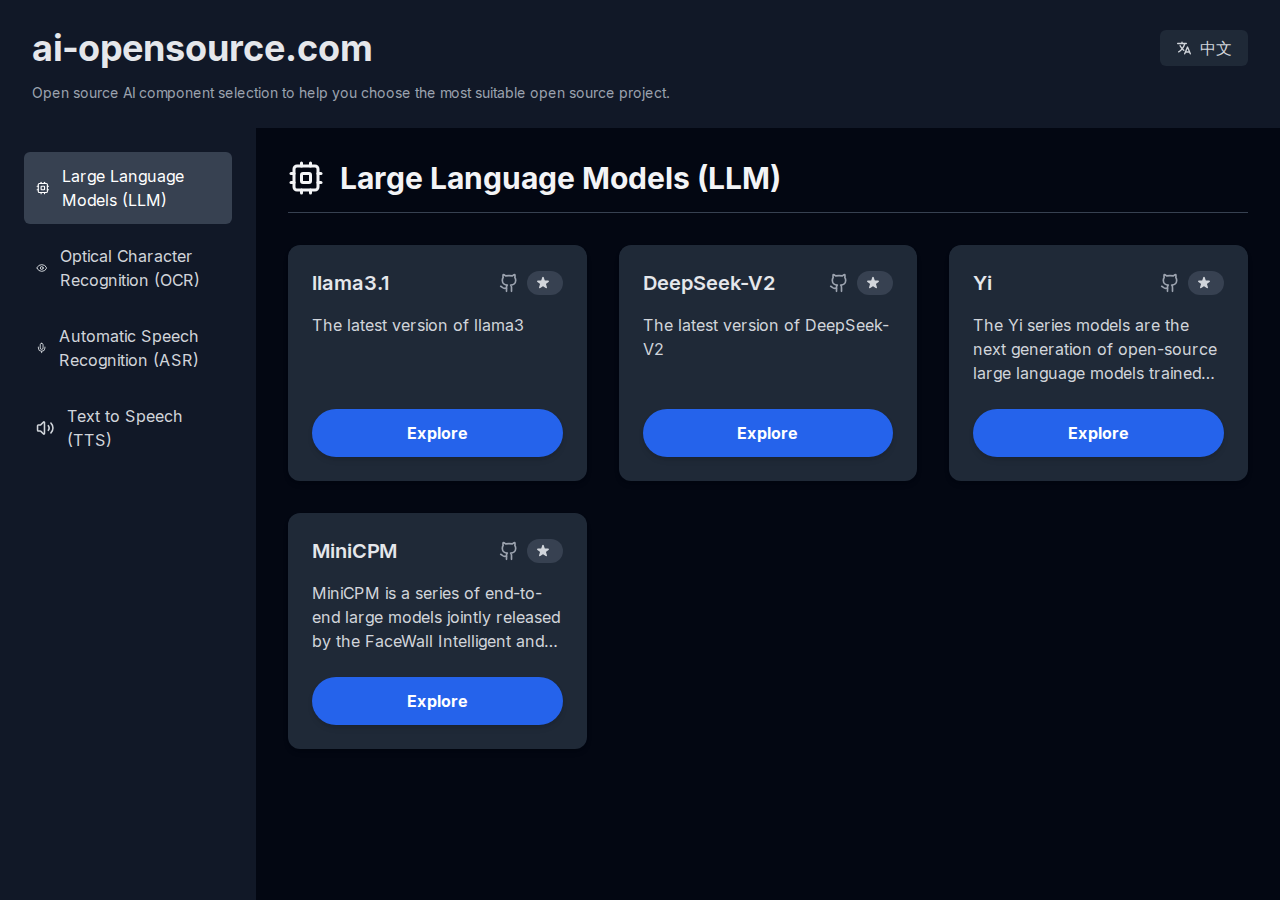
<file: index.html>
<!DOCTYPE html><html lang="en"><head><meta charSet="utf-8"/><meta name="viewport" content="width=device-width, initial-scale=1"/><link rel="preload" href="/_next/static/media/a34f9d1faa5f3315-s.p.woff2" as="font" crossorigin="" type="font/woff2"/><link rel="stylesheet" href="/_next/static/css/cd64d2a98f6598fe.css" data-precedence="next"/><link rel="preload" as="script" fetchPriority="low" href="/_next/static/chunks/webpack-4843d7c5f20033e0.js"/><script src="/_next/static/chunks/e4649e61-ca107f4ee4d44cc0.js" async=""></script><script src="/_next/static/chunks/623-fb329d5a34e115c9.js" async=""></script><script src="/_next/static/chunks/main-app-43de64ccb571d4ba.js" async=""></script><script src="/_next/static/chunks/59453ef0-9512a72c60a6fb1a.js" async=""></script><script src="/_next/static/chunks/e31ca776-0fe809081dad93dd.js" async=""></script><script src="/_next/static/chunks/108-3c23ab0d9a6391d1.js" async=""></script><script src="/_next/static/chunks/app/page-c9b079e2ff021758.js" async=""></script><title>AI-OpenSource</title><meta name="description" content="您选择正确开源AI工具的指南"/><link rel="icon" href="/favicon.ico" type="image/x-icon" sizes="16x16"/><meta name="next-size-adjust"/><script src="/_next/static/chunks/polyfills-78c92fac7aa8fdd8.js" noModule=""></script></head><body class="__className_36bd41"><div class="min-h-screen bg-gray-950 text-gray-100 flex flex-col"><nav class="bg-gray-900 shadow-md"><div class="max-w-7xl mx-auto  px-4 lg:pb-6 md:pb-6 sm:pb-0 sm:px-6 lg:px-8"><div class="flex items-center justify-between h-20"><div class="flex items-center pt-4"><span class="text-2xl sm:text-4xl font-bold text-gray-200 pl-0">ai-opensource.com</span></div><div class="flex items-center"><button class="bg-gray-800 text-gray-300 px-4 py-1.5 rounded-md hover:bg-gray-700 transition-colors duration-200 flex items-center mt-4"><svg stroke="currentColor" fill="currentColor" stroke-width="0" viewBox="0 0 512 512" class="mr-2" height="1em" width="1em" xmlns="http://www.w3.org/2000/svg"><path d="m478.33 433.6-90-218a22 22 0 0 0-40.67 0l-90 218a22 22 0 1 0 40.67 16.79L316.66 406h102.67l18.33 44.39A22 22 0 0 0 458 464a22 22 0 0 0 20.32-30.4zM334.83 362 368 281.65 401.17 362zm-66.99-19.08a22 22 0 0 0-4.89-30.7c-.2-.15-15-11.13-36.49-34.73 39.65-53.68 62.11-114.75 71.27-143.49H330a22 22 0 0 0 0-44H214V70a22 22 0 0 0-44 0v20H54a22 22 0 0 0 0 44h197.25c-9.52 26.95-27.05 69.5-53.79 108.36-31.41-41.68-43.08-68.65-43.17-68.87a22 22 0 0 0-40.58 17c.58 1.38 14.55 34.23 52.86 83.93.92 1.19 1.83 2.35 2.74 3.51-39.24 44.35-77.74 71.86-93.85 80.74a22 22 0 1 0 21.07 38.63c2.16-1.18 48.6-26.89 101.63-85.59 22.52 24.08 38 35.44 38.93 36.1a22 22 0 0 0 30.75-4.9z"></path></svg><span>中文</span></button></div></div><div class="pb-0"><span class="text-sm text-gray-400">Open source AI component selection to help you choose the most suitable open source project.</span></div></div></nav><div class="flex-1 flex flex-col md:flex-row"><div class="w-64 bg-gray-900 p-6 overflow-y-auto"><nav class="space-y-2"></nav></div><div class="flex-1 p-8 overflow-y-auto bg-gray-950"><div class="flex justify-center items-center h-full"><svg xmlns="http://www.w3.org/2000/svg" width="48" height="48" viewBox="0 0 24 24" fill="none" stroke="currentColor" stroke-width="2" stroke-linecap="round" stroke-linejoin="round" class="lucide lucide-loader animate-spin text-blue-500"><path d="M12 2v4"></path><path d="m16.2 7.8 2.9-2.9"></path><path d="M18 12h4"></path><path d="m16.2 16.2 2.9 2.9"></path><path d="M12 18v4"></path><path d="m4.9 19.1 2.9-2.9"></path><path d="M2 12h4"></path><path d="m4.9 4.9 2.9 2.9"></path></svg></div></div></div></div><script src="/_next/static/chunks/webpack-4843d7c5f20033e0.js" async=""></script><script>(self.__next_f=self.__next_f||[]).push([0]);self.__next_f.push([2,null])</script><script>self.__next_f.push([1,"1:HL[\"/_next/static/media/a34f9d1faa5f3315-s.p.woff2\",\"font\",{\"crossOrigin\":\"\",\"type\":\"font/woff2\"}]\n2:HL[\"/_next/static/css/cd64d2a98f6598fe.css\",\"style\"]\n"])</script><script>self.__next_f.push([1,"3:I[251,[],\"\"]\n5:I[7228,[],\"ClientPageRoot\"]\n6:I[5092,[\"582\",\"static/chunks/59453ef0-9512a72c60a6fb1a.js\",\"436\",\"static/chunks/e31ca776-0fe809081dad93dd.js\",\"108\",\"static/chunks/108-3c23ab0d9a6391d1.js\",\"931\",\"static/chunks/app/page-c9b079e2ff021758.js\"],\"default\"]\n7:I[9909,[],\"\"]\n8:I[6649,[],\"\"]\na:I[3810,[],\"\"]\nb:[]\n"])</script><script>self.__next_f.push([1,"0:[[[\"$\",\"link\",\"0\",{\"rel\":\"stylesheet\",\"href\":\"/_next/static/css/cd64d2a98f6598fe.css\",\"precedence\":\"next\",\"crossOrigin\":\"$undefined\"}]],[\"$\",\"$L3\",null,{\"buildId\":\"B_w8Cnpm8xRgQ2P5aFpPf\",\"assetPrefix\":\"\",\"initialCanonicalUrl\":\"/\",\"initialTree\":[\"\",{\"children\":[\"__PAGE__\",{}]},\"$undefined\",\"$undefined\",true],\"initialSeedData\":[\"\",{\"children\":[\"__PAGE__\",{},[[\"$L4\",[\"$\",\"$L5\",null,{\"props\":{\"params\":{},\"searchParams\":{}},\"Component\":\"$6\"}]],null],null]},[[\"$\",\"html\",null,{\"lang\":\"en\",\"children\":[\"$\",\"body\",null,{\"className\":\"__className_36bd41\",\"children\":[\"$\",\"$L7\",null,{\"parallelRouterKey\":\"children\",\"segmentPath\":[\"children\"],\"error\":\"$undefined\",\"errorStyles\":\"$undefined\",\"errorScripts\":\"$undefined\",\"template\":[\"$\",\"$L8\",null,{}],\"templateStyles\":\"$undefined\",\"templateScripts\":\"$undefined\",\"notFound\":[[\"$\",\"title\",null,{\"children\":\"404: This page could not be found.\"}],[\"$\",\"div\",null,{\"style\":{\"fontFamily\":\"system-ui,\\\"Segoe UI\\\",Roboto,Helvetica,Arial,sans-serif,\\\"Apple Color Emoji\\\",\\\"Segoe UI Emoji\\\"\",\"height\":\"100vh\",\"textAlign\":\"center\",\"display\":\"flex\",\"flexDirection\":\"column\",\"alignItems\":\"center\",\"justifyContent\":\"center\"},\"children\":[\"$\",\"div\",null,{\"children\":[[\"$\",\"style\",null,{\"dangerouslySetInnerHTML\":{\"__html\":\"body{color:#000;background:#fff;margin:0}.next-error-h1{border-right:1px solid rgba(0,0,0,.3)}@media (prefers-color-scheme:dark){body{color:#fff;background:#000}.next-error-h1{border-right:1px solid rgba(255,255,255,.3)}}\"}}],[\"$\",\"h1\",null,{\"className\":\"next-error-h1\",\"style\":{\"display\":\"inline-block\",\"margin\":\"0 20px 0 0\",\"padding\":\"0 23px 0 0\",\"fontSize\":24,\"fontWeight\":500,\"verticalAlign\":\"top\",\"lineHeight\":\"49px\"},\"children\":\"404\"}],[\"$\",\"div\",null,{\"style\":{\"display\":\"inline-block\"},\"children\":[\"$\",\"h2\",null,{\"style\":{\"fontSize\":14,\"fontWeight\":400,\"lineHeight\":\"49px\",\"margin\":0},\"children\":\"This page could not be found.\"}]}]]}]}]],\"notFoundStyles\":[],\"styles\":null}]}]}],null],null],\"couldBeIntercepted\":false,\"initialHead\":[null,\"$L9\"],\"globalErrorComponent\":\"$a\",\"missingSlots\":\"$Wb\"}]]\n"])</script><script>self.__next_f.push([1,"9:[[\"$\",\"meta\",\"0\",{\"name\":\"viewport\",\"content\":\"width=device-width, initial-scale=1\"}],[\"$\",\"meta\",\"1\",{\"charSet\":\"utf-8\"}],[\"$\",\"title\",\"2\",{\"children\":\"AI-OpenSource\"}],[\"$\",\"meta\",\"3\",{\"name\":\"description\",\"content\":\"您选择正确开源AI工具的指南\"}],[\"$\",\"link\",\"4\",{\"rel\":\"icon\",\"href\":\"/favicon.ico\",\"type\":\"image/x-icon\",\"sizes\":\"16x16\"}],[\"$\",\"meta\",\"5\",{\"name\":\"next-size-adjust\"}]]\n4:null\n"])</script></body></html>
</file>
<file: _next/static/css/cd64d2a98f6598fe.css>
@font-face{font-family:__Inter_36bd41;font-style:normal;font-weight:100 900;font-display:swap;src:url(/_next/static/media/55c55f0601d81cf3-s.woff2) format("woff2");unicode-range:u+0460-052f,u+1c80-1c88,u+20b4,u+2de0-2dff,u+a640-a69f,u+fe2e-fe2f}@font-face{font-family:__Inter_36bd41;font-style:normal;font-weight:100 900;font-display:swap;src:url(/_next/static/media/26a46d62cd723877-s.woff2) format("woff2");unicode-range:u+0301,u+0400-045f,u+0490-0491,u+04b0-04b1,u+2116}@font-face{font-family:__Inter_36bd41;font-style:normal;font-weight:100 900;font-display:swap;src:url(/_next/static/media/97e0cb1ae144a2a9-s.woff2) format("woff2");unicode-range:u+1f??}@font-face{font-family:__Inter_36bd41;font-style:normal;font-weight:100 900;font-display:swap;src:url(/_next/static/media/581909926a08bbc8-s.woff2) format("woff2");unicode-range:u+0370-0377,u+037a-037f,u+0384-038a,u+038c,u+038e-03a1,u+03a3-03ff}@font-face{font-family:__Inter_36bd41;font-style:normal;font-weight:100 900;font-display:swap;src:url(/_next/static/media/df0a9ae256c0569c-s.woff2) format("woff2");unicode-range:u+0102-0103,u+0110-0111,u+0128-0129,u+0168-0169,u+01a0-01a1,u+01af-01b0,u+0300-0301,u+0303-0304,u+0308-0309,u+0323,u+0329,u+1ea0-1ef9,u+20ab}@font-face{font-family:__Inter_36bd41;font-style:normal;font-weight:100 900;font-display:swap;src:url(/_next/static/media/6d93bde91c0c2823-s.woff2) format("woff2");unicode-range:u+0100-02af,u+0304,u+0308,u+0329,u+1e00-1e9f,u+1ef2-1eff,u+2020,u+20a0-20ab,u+20ad-20c0,u+2113,u+2c60-2c7f,u+a720-a7ff}@font-face{font-family:__Inter_36bd41;font-style:normal;font-weight:100 900;font-display:swap;src:url(/_next/static/media/a34f9d1faa5f3315-s.p.woff2) format("woff2");unicode-range:u+00??,u+0131,u+0152-0153,u+02bb-02bc,u+02c6,u+02da,u+02dc,u+0304,u+0308,u+0329,u+2000-206f,u+2074,u+20ac,u+2122,u+2191,u+2193,u+2212,u+2215,u+feff,u+fffd}@font-face{font-family:__Inter_Fallback_36bd41;src:local("Arial");ascent-override:90.49%;descent-override:22.56%;line-gap-override:0.00%;size-adjust:107.06%}.__className_36bd41{font-family:__Inter_36bd41,__Inter_Fallback_36bd41;font-style:normal}

/*
! tailwindcss v3.4.10 | MIT License | https://tailwindcss.com
*/*,:after,:before{box-sizing:border-box;border:0 solid #e5e7eb}:after,:before{--tw-content:""}:host,html{line-height:1.5;-webkit-text-size-adjust:100%;-moz-tab-size:4;tab-size:4;font-family:ui-sans-serif,system-ui,sans-serif,Apple Color Emoji,Segoe UI Emoji,Segoe UI Symbol,Noto Color Emoji;font-feature-settings:normal;font-variation-settings:normal;-webkit-tap-highlight-color:transparent}body{margin:0;line-height:inherit}hr{height:0;color:inherit;border-top-width:1px}abbr:where([title]){text-decoration:underline dotted}h1,h2,h3,h4,h5,h6{font-size:inherit;font-weight:inherit}a{color:inherit;text-decoration:inherit}b,strong{font-weight:bolder}code,kbd,pre,samp{font-family:ui-monospace,SFMono-Regular,Menlo,Monaco,Consolas,Liberation Mono,Courier New,monospace;font-feature-settings:normal;font-variation-settings:normal;font-size:1em}small{font-size:80%}sub,sup{font-size:75%;line-height:0;position:relative;vertical-align:baseline}sub{bottom:-.25em}sup{top:-.5em}table{text-indent:0;border-color:inherit;border-collapse:collapse}button,input,optgroup,select,textarea{font-family:inherit;font-feature-settings:inherit;font-variation-settings:inherit;font-size:100%;font-weight:inherit;line-height:inherit;letter-spacing:inherit;color:inherit;margin:0;padding:0}button,select{text-transform:none}button,input:where([type=button]),input:where([type=reset]),input:where([type=submit]){-webkit-appearance:button;background-color:transparent;background-image:none}:-moz-focusring{outline:auto}:-moz-ui-invalid{box-shadow:none}progress{vertical-align:baseline}::-webkit-inner-spin-button,::-webkit-outer-spin-button{height:auto}[type=search]{-webkit-appearance:textfield;outline-offset:-2px}::-webkit-search-decoration{-webkit-appearance:none}::-webkit-file-upload-button{-webkit-appearance:button;font:inherit}summary{display:list-item}blockquote,dd,dl,figure,h1,h2,h3,h4,h5,h6,hr,p,pre{margin:0}fieldset{margin:0}fieldset,legend{padding:0}menu,ol,ul{list-style:none;margin:0;padding:0}dialog{padding:0}textarea{resize:vertical}input::placeholder,textarea::placeholder{opacity:1;color:#9ca3af}[role=button],button{cursor:pointer}:disabled{cursor:default}audio,canvas,embed,iframe,img,object,svg,video{display:block;vertical-align:middle}img,video{max-width:100%;height:auto}[hidden]{display:none}*,:after,:before{--tw-border-spacing-x:0;--tw-border-spacing-y:0;--tw-translate-x:0;--tw-translate-y:0;--tw-rotate:0;--tw-skew-x:0;--tw-skew-y:0;--tw-scale-x:1;--tw-scale-y:1;--tw-pan-x: ;--tw-pan-y: ;--tw-pinch-zoom: ;--tw-scroll-snap-strictness:proximity;--tw-gradient-from-position: ;--tw-gradient-via-position: ;--tw-gradient-to-position: ;--tw-ordinal: ;--tw-slashed-zero: ;--tw-numeric-figure: ;--tw-numeric-spacing: ;--tw-numeric-fraction: ;--tw-ring-inset: ;--tw-ring-offset-width:0px;--tw-ring-offset-color:#fff;--tw-ring-color:rgba(59,130,246,.5);--tw-ring-offset-shadow:0 0 #0000;--tw-ring-shadow:0 0 #0000;--tw-shadow:0 0 #0000;--tw-shadow-colored:0 0 #0000;--tw-blur: ;--tw-brightness: ;--tw-contrast: ;--tw-grayscale: ;--tw-hue-rotate: ;--tw-invert: ;--tw-saturate: ;--tw-sepia: ;--tw-drop-shadow: ;--tw-backdrop-blur: ;--tw-backdrop-brightness: ;--tw-backdrop-contrast: ;--tw-backdrop-grayscale: ;--tw-backdrop-hue-rotate: ;--tw-backdrop-invert: ;--tw-backdrop-opacity: ;--tw-backdrop-saturate: ;--tw-backdrop-sepia: ;--tw-contain-size: ;--tw-contain-layout: ;--tw-contain-paint: ;--tw-contain-style: }::backdrop{--tw-border-spacing-x:0;--tw-border-spacing-y:0;--tw-translate-x:0;--tw-translate-y:0;--tw-rotate:0;--tw-skew-x:0;--tw-skew-y:0;--tw-scale-x:1;--tw-scale-y:1;--tw-pan-x: ;--tw-pan-y: ;--tw-pinch-zoom: ;--tw-scroll-snap-strictness:proximity;--tw-gradient-from-position: ;--tw-gradient-via-position: ;--tw-gradient-to-position: ;--tw-ordinal: ;--tw-slashed-zero: ;--tw-numeric-figure: ;--tw-numeric-spacing: ;--tw-numeric-fraction: ;--tw-ring-inset: ;--tw-ring-offset-width:0px;--tw-ring-offset-color:#fff;--tw-ring-color:rgba(59,130,246,.5);--tw-ring-offset-shadow:0 0 #0000;--tw-ring-shadow:0 0 #0000;--tw-shadow:0 0 #0000;--tw-shadow-colored:0 0 #0000;--tw-blur: ;--tw-brightness: ;--tw-contrast: ;--tw-grayscale: ;--tw-hue-rotate: ;--tw-invert: ;--tw-saturate: ;--tw-sepia: ;--tw-drop-shadow: ;--tw-backdrop-blur: ;--tw-backdrop-brightness: ;--tw-backdrop-contrast: ;--tw-backdrop-grayscale: ;--tw-backdrop-hue-rotate: ;--tw-backdrop-invert: ;--tw-backdrop-opacity: ;--tw-backdrop-saturate: ;--tw-backdrop-sepia: ;--tw-contain-size: ;--tw-contain-layout: ;--tw-contain-paint: ;--tw-contain-style: }.fixed{position:fixed}.absolute{position:absolute}.relative{position:relative}.inset-0{inset:0}.right-0{right:0}.z-50{z-index:50}.mx-auto{margin-left:auto;margin-right:auto}.-mr-1{margin-right:-.25rem}.mb-4{margin-bottom:1rem}.mb-6{margin-bottom:1.5rem}.mb-8{margin-bottom:2rem}.ml-2{margin-left:.5rem}.mr-1{margin-right:.25rem}.mr-2{margin-right:.5rem}.mr-3{margin-right:.75rem}.mr-4{margin-right:1rem}.mt-2{margin-top:.5rem}.mt-4{margin-top:1rem}.line-clamp-3{overflow:hidden;display:-webkit-box;-webkit-box-orient:vertical;-webkit-line-clamp:3}.inline-block{display:inline-block}.flex{display:flex}.inline-flex{display:inline-flex}.grid{display:grid}.h-20{height:5rem}.h-4{height:1rem}.h-5{height:1.25rem}.h-full{height:100%}.min-h-screen{min-height:100vh}.w-4{width:1rem}.w-5{width:1.25rem}.w-64{width:16rem}.w-full{width:100%}.max-w-7xl{max-width:80rem}.max-w-md{max-width:28rem}.flex-1{flex:1 1 0%}.origin-top-right{transform-origin:top right}.scale-100{--tw-scale-x:1;--tw-scale-y:1}.scale-100,.scale-95{transform:translate(var(--tw-translate-x),var(--tw-translate-y)) rotate(var(--tw-rotate)) skewX(var(--tw-skew-x)) skewY(var(--tw-skew-y)) scaleX(var(--tw-scale-x)) scaleY(var(--tw-scale-y))}.scale-95{--tw-scale-x:.95;--tw-scale-y:.95}.transform{transform:translate(var(--tw-translate-x),var(--tw-translate-y)) rotate(var(--tw-rotate)) skewX(var(--tw-skew-x)) skewY(var(--tw-skew-y)) scaleX(var(--tw-scale-x)) scaleY(var(--tw-scale-y))}@keyframes spin{to{transform:rotate(1turn)}}.animate-spin{animation:spin 1s linear infinite}.resize{resize:both}.grid-cols-1{grid-template-columns:repeat(1,minmax(0,1fr))}.flex-col{flex-direction:column}.items-center{align-items:center}.justify-center{justify-content:center}.justify-between{justify-content:space-between}.gap-8{gap:2rem}.space-x-2>:not([hidden])~:not([hidden]){--tw-space-x-reverse:0;margin-right:calc(.5rem * var(--tw-space-x-reverse));margin-left:calc(.5rem * calc(1 - var(--tw-space-x-reverse)))}.space-y-2>:not([hidden])~:not([hidden]){--tw-space-y-reverse:0;margin-top:calc(.5rem * calc(1 - var(--tw-space-y-reverse)));margin-bottom:calc(.5rem * var(--tw-space-y-reverse))}.divide-y>:not([hidden])~:not([hidden]){--tw-divide-y-reverse:0;border-top-width:calc(1px * calc(1 - var(--tw-divide-y-reverse)));border-bottom-width:calc(1px * var(--tw-divide-y-reverse))}.divide-gray-700>:not([hidden])~:not([hidden]){--tw-divide-opacity:1;border-color:rgb(55 65 81/var(--tw-divide-opacity))}.overflow-hidden{overflow:hidden}.overflow-y-auto{overflow-y:auto}.rounded-full{border-radius:9999px}.rounded-lg{border-radius:.5rem}.rounded-md{border-radius:.375rem}.rounded-xl{border-radius:.75rem}.border-b{border-bottom-width:1px}.border-gray-700{--tw-border-opacity:1;border-color:rgb(55 65 81/var(--tw-border-opacity))}.bg-black{--tw-bg-opacity:1;background-color:rgb(0 0 0/var(--tw-bg-opacity))}.bg-blue-600{--tw-bg-opacity:1;background-color:rgb(37 99 235/var(--tw-bg-opacity))}.bg-gray-700{--tw-bg-opacity:1;background-color:rgb(55 65 81/var(--tw-bg-opacity))}.bg-gray-800{--tw-bg-opacity:1;background-color:rgb(31 41 55/var(--tw-bg-opacity))}.bg-gray-900{--tw-bg-opacity:1;background-color:rgb(17 24 39/var(--tw-bg-opacity))}.bg-gray-950{--tw-bg-opacity:1;background-color:rgb(3 7 18/var(--tw-bg-opacity))}.bg-opacity-70{--tw-bg-opacity:0.7}.from-green-500{--tw-gradient-from:#22c55e var(--tw-gradient-from-position);--tw-gradient-to:rgba(34,197,94,0) var(--tw-gradient-to-position);--tw-gradient-stops:var(--tw-gradient-from),var(--tw-gradient-to)}.from-indigo-600{--tw-gradient-from:#4f46e5 var(--tw-gradient-from-position);--tw-gradient-to:rgba(79,70,229,0) var(--tw-gradient-to-position);--tw-gradient-stops:var(--tw-gradient-from),var(--tw-gradient-to)}.from-purple-600{--tw-gradient-from:#9333ea var(--tw-gradient-from-position);--tw-gradient-to:rgba(147,51,234,0) var(--tw-gradient-to-position);--tw-gradient-stops:var(--tw-gradient-from),var(--tw-gradient-to)}.from-red-500{--tw-gradient-from:#ef4444 var(--tw-gradient-from-position);--tw-gradient-to:rgba(239,68,68,0) var(--tw-gradient-to-position);--tw-gradient-stops:var(--tw-gradient-from),var(--tw-gradient-to)}.to-blue-500{--tw-gradient-to:#3b82f6 var(--tw-gradient-to-position)}.to-pink-500{--tw-gradient-to:#ec4899 var(--tw-gradient-to-position)}.to-teal-400{--tw-gradient-to:#2dd4bf var(--tw-gradient-to-position)}.to-yellow-500{--tw-gradient-to:#eab308 var(--tw-gradient-to-position)}.p-3{padding:.75rem}.p-4{padding:1rem}.p-6{padding:1.5rem}.p-8{padding:2rem}.px-1{padding-left:.25rem;padding-right:.25rem}.px-2{padding-left:.5rem;padding-right:.5rem}.px-4{padding-left:1rem;padding-right:1rem}.px-6{padding-left:1.5rem;padding-right:1.5rem}.py-1{padding-top:.25rem;padding-bottom:.25rem}.py-1\.5{padding-top:.375rem;padding-bottom:.375rem}.py-2{padding-top:.5rem;padding-bottom:.5rem}.py-3{padding-top:.75rem;padding-bottom:.75rem}.pb-0{padding-bottom:0}.pb-4{padding-bottom:1rem}.pl-0{padding-left:0}.pt-4{padding-top:1rem}.text-left{text-align:left}.text-2xl{font-size:1.5rem;line-height:2rem}.text-3xl{font-size:1.875rem;line-height:2.25rem}.text-sm{font-size:.875rem;line-height:1.25rem}.text-xl{font-size:1.25rem;line-height:1.75rem}.font-bold{font-weight:700}.font-medium{font-weight:500}.font-semibold{font-weight:600}.text-blue-500{--tw-text-opacity:1;color:rgb(59 130 246/var(--tw-text-opacity))}.text-gray-100{--tw-text-opacity:1;color:rgb(243 244 246/var(--tw-text-opacity))}.text-gray-200{--tw-text-opacity:1;color:rgb(229 231 235/var(--tw-text-opacity))}.text-gray-300{--tw-text-opacity:1;color:rgb(209 213 219/var(--tw-text-opacity))}.text-gray-400{--tw-text-opacity:1;color:rgb(156 163 175/var(--tw-text-opacity))}.text-white{--tw-text-opacity:1;color:rgb(255 255 255/var(--tw-text-opacity))}.opacity-0{opacity:0}.opacity-100{opacity:1}.shadow-lg{--tw-shadow:0 10px 15px -3px rgba(0,0,0,.1),0 4px 6px -4px rgba(0,0,0,.1);--tw-shadow-colored:0 10px 15px -3px var(--tw-shadow-color),0 4px 6px -4px var(--tw-shadow-color)}.shadow-lg,.shadow-md{box-shadow:var(--tw-ring-offset-shadow,0 0 #0000),var(--tw-ring-shadow,0 0 #0000),var(--tw-shadow)}.shadow-md{--tw-shadow:0 4px 6px -1px rgba(0,0,0,.1),0 2px 4px -2px rgba(0,0,0,.1);--tw-shadow-colored:0 4px 6px -1px var(--tw-shadow-color),0 2px 4px -2px var(--tw-shadow-color)}.ring-1{--tw-ring-offset-shadow:var(--tw-ring-inset) 0 0 0 var(--tw-ring-offset-width) var(--tw-ring-offset-color);--tw-ring-shadow:var(--tw-ring-inset) 0 0 0 calc(1px + var(--tw-ring-offset-width)) var(--tw-ring-color);box-shadow:var(--tw-ring-offset-shadow),var(--tw-ring-shadow),var(--tw-shadow,0 0 #0000)}.ring-black{--tw-ring-opacity:1;--tw-ring-color:rgb(0 0 0/var(--tw-ring-opacity))}.ring-opacity-5{--tw-ring-opacity:0.05}.transition{transition-property:color,background-color,border-color,text-decoration-color,fill,stroke,opacity,box-shadow,transform,filter,backdrop-filter;transition-timing-function:cubic-bezier(.4,0,.2,1);transition-duration:.15s}.transition-all{transition-property:all;transition-timing-function:cubic-bezier(.4,0,.2,1);transition-duration:.15s}.transition-colors{transition-property:color,background-color,border-color,text-decoration-color,fill,stroke;transition-timing-function:cubic-bezier(.4,0,.2,1);transition-duration:.15s}.duration-100{transition-duration:.1s}.duration-200{transition-duration:.2s}.duration-300{transition-duration:.3s}.duration-75{transition-duration:75ms}.ease-in{transition-timing-function:cubic-bezier(.4,0,1,1)}.ease-out{transition-timing-function:cubic-bezier(0,0,.2,1)}:root{--foreground-rgb:0,0,0;--background-start-rgb:214,219,220;--background-end-rgb:255,255,255}@media (prefers-color-scheme:dark){:root{--foreground-rgb:255,255,255;--background-start-rgb:0,0,0;--background-end-rgb:0,0,0}}body{color:rgb(var(--foreground-rgb));background:linear-gradient(to bottom,transparent,rgb(var(--background-end-rgb))) rgb(var(--background-start-rgb))}.hover\:bg-blue-700:hover{--tw-bg-opacity:1;background-color:rgb(29 78 216/var(--tw-bg-opacity))}.hover\:bg-gray-600:hover{--tw-bg-opacity:1;background-color:rgb(75 85 99/var(--tw-bg-opacity))}.hover\:bg-gray-700:hover{--tw-bg-opacity:1;background-color:rgb(55 65 81/var(--tw-bg-opacity))}.hover\:text-gray-200:hover{--tw-text-opacity:1;color:rgb(229 231 235/var(--tw-text-opacity))}.hover\:text-white:hover{--tw-text-opacity:1;color:rgb(255 255 255/var(--tw-text-opacity))}.hover\:shadow-lg:hover{--tw-shadow:0 10px 15px -3px rgba(0,0,0,.1),0 4px 6px -4px rgba(0,0,0,.1);--tw-shadow-colored:0 10px 15px -3px var(--tw-shadow-color),0 4px 6px -4px var(--tw-shadow-color)}.hover\:shadow-lg:hover,.hover\:shadow-xl:hover{box-shadow:var(--tw-ring-offset-shadow,0 0 #0000),var(--tw-ring-shadow,0 0 #0000),var(--tw-shadow)}.hover\:shadow-xl:hover{--tw-shadow:0 20px 25px -5px rgba(0,0,0,.1),0 8px 10px -6px rgba(0,0,0,.1);--tw-shadow-colored:0 20px 25px -5px var(--tw-shadow-color),0 8px 10px -6px var(--tw-shadow-color)}.focus\:outline-none:focus{outline:2px solid transparent;outline-offset:2px}.focus\:ring-2:focus{--tw-ring-offset-shadow:var(--tw-ring-inset) 0 0 0 var(--tw-ring-offset-width) var(--tw-ring-offset-color);--tw-ring-shadow:var(--tw-ring-inset) 0 0 0 calc(2px + var(--tw-ring-offset-width)) var(--tw-ring-color);box-shadow:var(--tw-ring-offset-shadow),var(--tw-ring-shadow),var(--tw-shadow,0 0 #0000)}.focus\:ring-blue-500:focus{--tw-ring-opacity:1;--tw-ring-color:rgb(59 130 246/var(--tw-ring-opacity))}.focus\:ring-offset-2:focus{--tw-ring-offset-width:2px}.focus\:ring-offset-gray-900:focus{--tw-ring-offset-color:#111827}.focus-visible\:ring-2:focus-visible{--tw-ring-offset-shadow:var(--tw-ring-inset) 0 0 0 var(--tw-ring-offset-width) var(--tw-ring-offset-color);--tw-ring-shadow:var(--tw-ring-inset) 0 0 0 calc(2px + var(--tw-ring-offset-width)) var(--tw-ring-color);box-shadow:var(--tw-ring-offset-shadow),var(--tw-ring-shadow),var(--tw-shadow,0 0 #0000)}.focus-visible\:ring-white:focus-visible{--tw-ring-opacity:1;--tw-ring-color:rgb(255 255 255/var(--tw-ring-opacity))}.focus-visible\:ring-opacity-75:focus-visible{--tw-ring-opacity:0.75}@media (min-width:640px){.sm\:grid-cols-2{grid-template-columns:repeat(2,minmax(0,1fr))}.sm\:px-6{padding-left:1.5rem;padding-right:1.5rem}.sm\:pb-0{padding-bottom:0}.sm\:text-4xl{font-size:2.25rem;line-height:2.5rem}}@media (min-width:768px){.md\:flex-row{flex-direction:row}.md\:pb-6{padding-bottom:1.5rem}}@media (min-width:1024px){.lg\:grid-cols-3{grid-template-columns:repeat(3,minmax(0,1fr))}.lg\:px-8{padding-left:2rem;padding-right:2rem}.lg\:pb-6{padding-bottom:1.5rem}}
</file>
